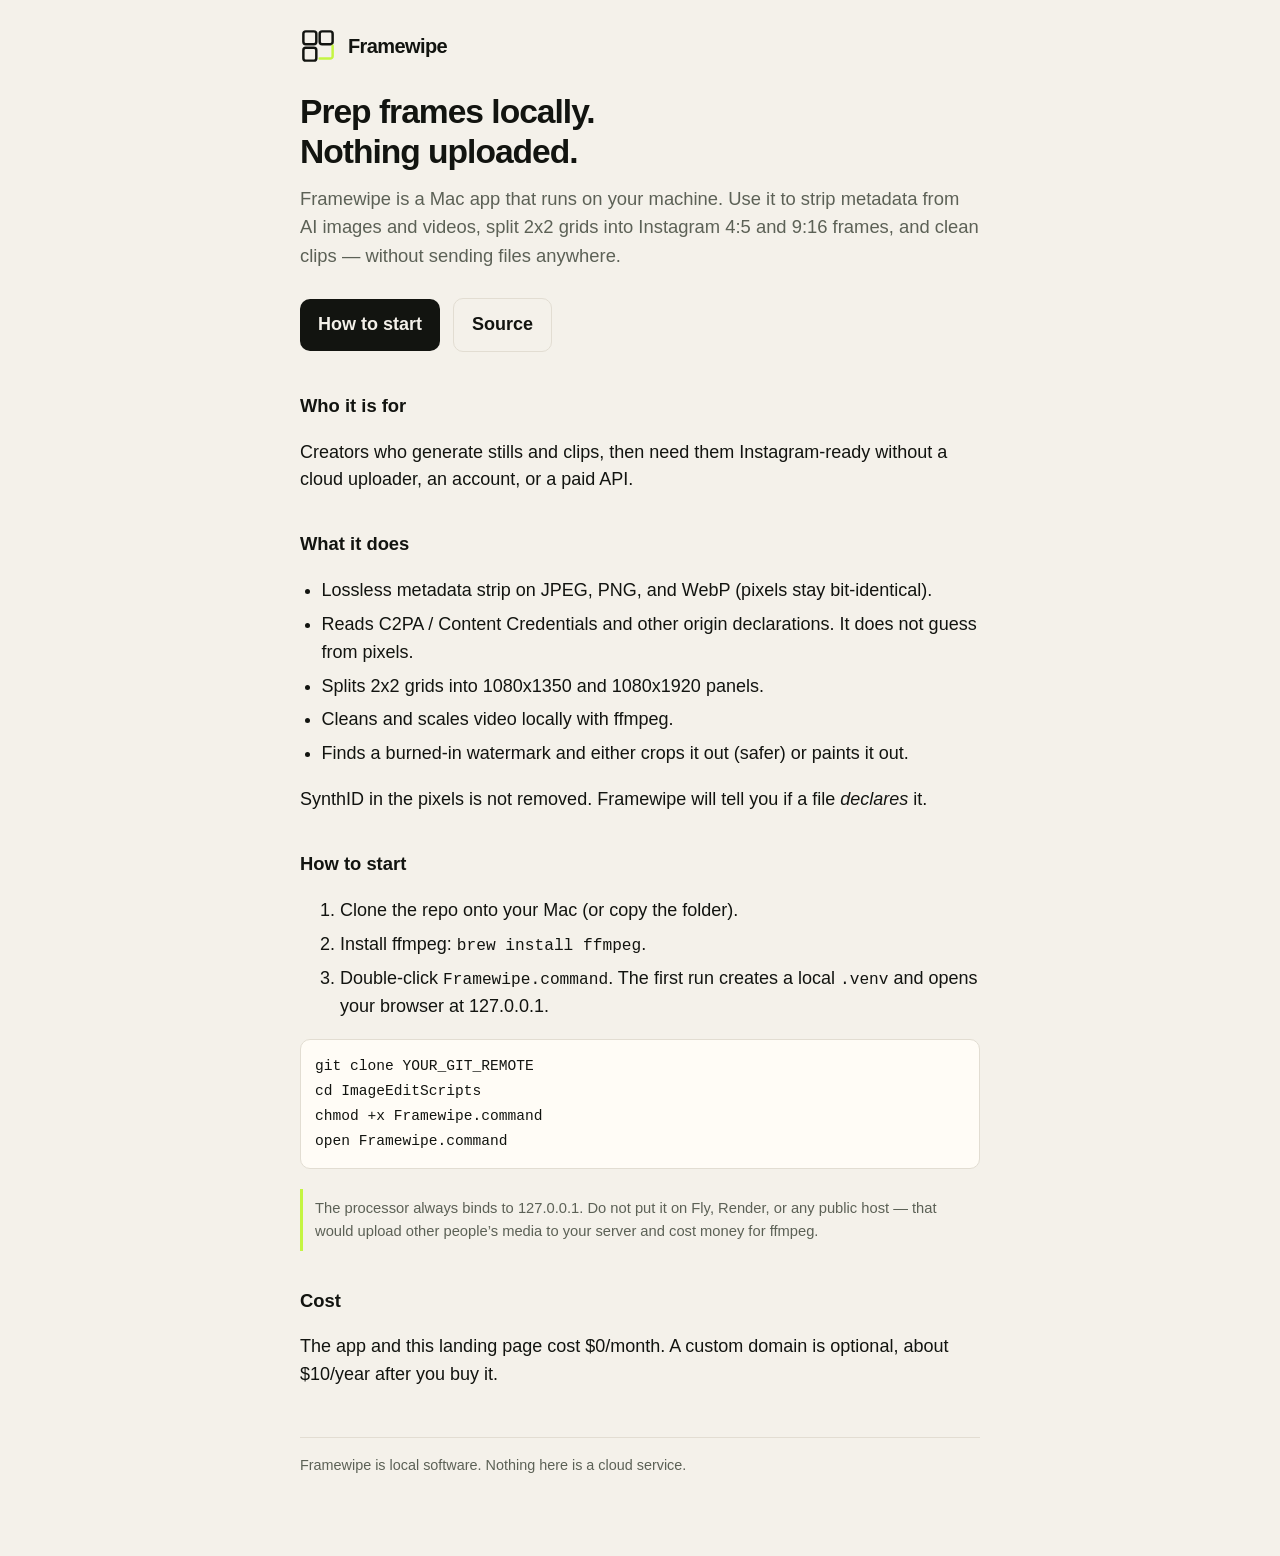
<file: landing/index.html>
<!doctype html>
<html lang="en">
<head>
<meta charset="utf-8">
<meta name="viewport" content="width=device-width,initial-scale=1">
<!-- Canonical: replace https://framewipe.com with FRAMEWIPE_SITE_URL after you buy the domain. -->
<link rel="canonical" href="https://framewipe.com/">
<title>Framewipe — prep frames locally. Nothing uploaded.</title>
<meta name="description" content="Framewipe is a local Mac app that strips metadata, splits 2x2 grids, and cleans videos for Instagram. Nothing is uploaded.">
<meta name="theme-color" content="#f4f1ea">
<link rel="icon" type="image/svg+xml" href="favicon.svg">
<link rel="icon" type="image/x-icon" href="favicon.ico">
<link rel="stylesheet" href="styles.css">
<meta property="og:type" content="website">
<meta property="og:title" content="Framewipe — prep frames locally. Nothing uploaded.">
<meta property="og:description" content="Local Mac app for Instagram-ready frames. Metadata strip, 2x2 grid split, video clean. Nothing uploaded.">
<meta property="og:image" content="https://framewipe.com/og.png">
<meta property="og:url" content="https://framewipe.com/">
<meta name="twitter:card" content="summary_large_image">
<meta name="twitter:title" content="Framewipe — prep frames locally. Nothing uploaded.">
<meta name="twitter:description" content="Local Mac app for Instagram-ready frames. Nothing is uploaded.">
<meta name="twitter:image" content="https://framewipe.com/og.png">
<script type="application/ld+json">
{
  "@context": "https://schema.org",
  "@type": "SoftwareApplication",
  "name": "Framewipe",
  "applicationCategory": "MultimediaApplication",
  "operatingSystem": "macOS",
  "offers": { "@type": "Offer", "price": "0", "priceCurrency": "USD" },
  "description": "Local Mac app that strips metadata, splits 2x2 grids, and cleans videos for Instagram. Nothing is uploaded.",
  "url": "https://framewipe.com/"
}
</script>
</head>
<body>
<div class="wrap">
  <header>
    <img src="mark.svg" width="36" height="36" alt="">
    <strong>Framewipe</strong>
  </header>

  <h1>Prep frames locally.<br>Nothing uploaded.</h1>
  <p class="lede">Framewipe is a Mac app that runs on your machine. Use it to strip metadata from AI images and videos, split 2x2 grids into Instagram 4:5 and 9:16 frames, and clean clips — without sending files anywhere.</p>

  <p>
    <a class="cta" href="#start">How to start</a>
    <!-- PUBLIC_CODE_URL: change this one href if the public repo URL changes. Remove the link if unpublished. -->
    <a class="cta sec" id="code-home" href="https://github.com/chaharshivam/ImageEditScripts">Source</a>
  </p>

  <h2>Who it is for</h2>
  <p>Creators who generate stills and clips, then need them Instagram-ready without a cloud uploader, an account, or a paid API.</p>

  <h2>What it does</h2>
  <ul>
    <li>Lossless metadata strip on JPEG, PNG, and WebP (pixels stay bit-identical).</li>
    <li>Reads C2PA / Content Credentials and other origin declarations. It does not guess from pixels.</li>
    <li>Splits 2x2 grids into 1080x1350 and 1080x1920 panels.</li>
    <li>Cleans and scales video locally with ffmpeg.</li>
    <li>Finds a burned-in watermark and either crops it out (safer) or paints it out.</li>
  </ul>
  <p>SynthID in the pixels is not removed. Framewipe will tell you if a file <em>declares</em> it.</p>

  <h2 id="start">How to start</h2>
  <ol>
    <li>Clone the repo onto your Mac (or copy the folder).</li>
    <li>Install ffmpeg: <code>brew install ffmpeg</code>.</li>
    <li>Double-click <code>Framewipe.command</code>. The first run creates a local <code>.venv</code> and opens your browser at 127.0.0.1.</li>
  </ol>
  <pre><code>git clone YOUR_GIT_REMOTE
cd ImageEditScripts
chmod +x Framewipe.command
open Framewipe.command</code></pre>
  <p class="note">The processor always binds to 127.0.0.1. Do not put it on Fly, Render, or any public host — that would upload other people’s media to your server and cost money for ffmpeg.</p>

  <h2>Cost</h2>
  <p>The app and this landing page cost $0/month. A custom domain is optional, about $10/year after you buy it.</p>

  <footer>
    Framewipe is local software. Nothing here is a cloud service.
  </footer>
</div>
</body>
</html>
</file>
<file: landing/styles.css>
:root{
  --bg:#f4f1ea; --ink:#121410; --muted:#5c6156; --line:#e2ddd2;
  --panel:#fffcf6; --accent:#c4f542;
}
@media (prefers-color-scheme: dark){
  :root{ --bg:#121410; --ink:#f4f1ea; --muted:#b3b7aa; --line:#2c2f26; --panel:#1c1e18; }
}
*{box-sizing:border-box}
html,body{margin:0}
body{background:var(--bg);color:var(--ink);
  font:18px/1.55 -apple-system,BlinkMacSystemFont,"Segoe UI",Roboto,sans-serif;
  -webkit-font-smoothing:antialiased}
a{color:var(--ink)}
:focus-visible{outline:2px solid var(--ink);outline-offset:3px}
.wrap{max-width:720px;margin:0 auto;padding:28px 20px 80px}
header{display:flex;align-items:center;gap:12px;margin-bottom:28px}
header img{width:36px;height:36px}
header strong{font-size:20px;letter-spacing:-.03em}
h1{font-size:2.1rem;line-height:1.2;letter-spacing:-.03em;margin:0 0 12px}
.lede{font-size:1.15rem;color:var(--muted);margin:0 0 24px}
.cta{display:inline-block;background:var(--ink);color:var(--bg);text-decoration:none;
  padding:12px 18px;border-radius:10px;font-weight:650;margin:4px 8px 4px 0}
.cta.sec{background:transparent;color:var(--ink);border:1px solid var(--line)}
@media (prefers-color-scheme: dark){ .cta{color:var(--bg)} }
h2{font-size:1.15rem;margin:36px 0 10px}
ul{padding-left:1.2em}
li{margin:6px 0}
code,pre{font-family:ui-monospace,SFMono-Regular,Menlo,monospace;font-size:.9em}
pre{background:var(--panel);border:1px solid var(--line);border-radius:10px;padding:14px;overflow:auto}
.note{font-size:.92rem;color:var(--muted);border-left:3px solid var(--accent);padding:8px 12px;margin:20px 0}
footer{margin-top:48px;padding-top:16px;border-top:1px solid var(--line);font-size:.9rem;color:var(--muted)}
</file>
